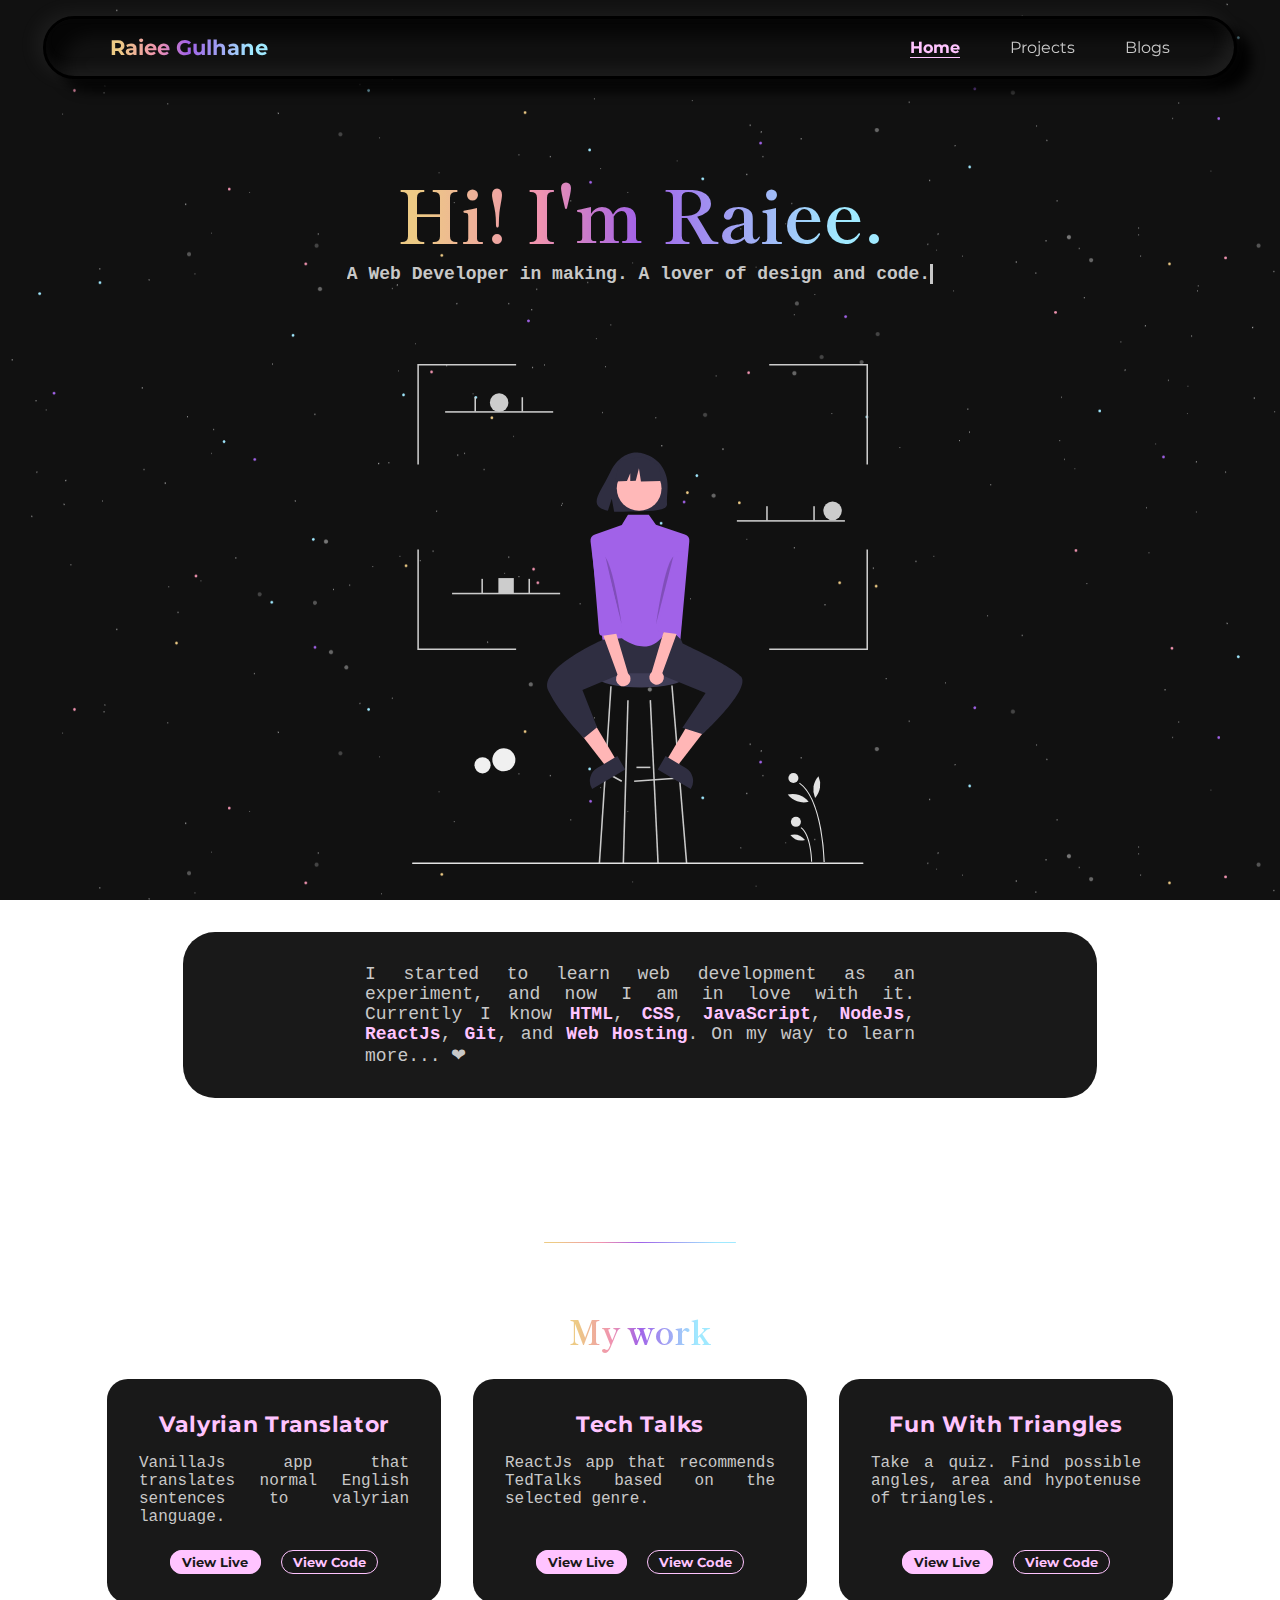
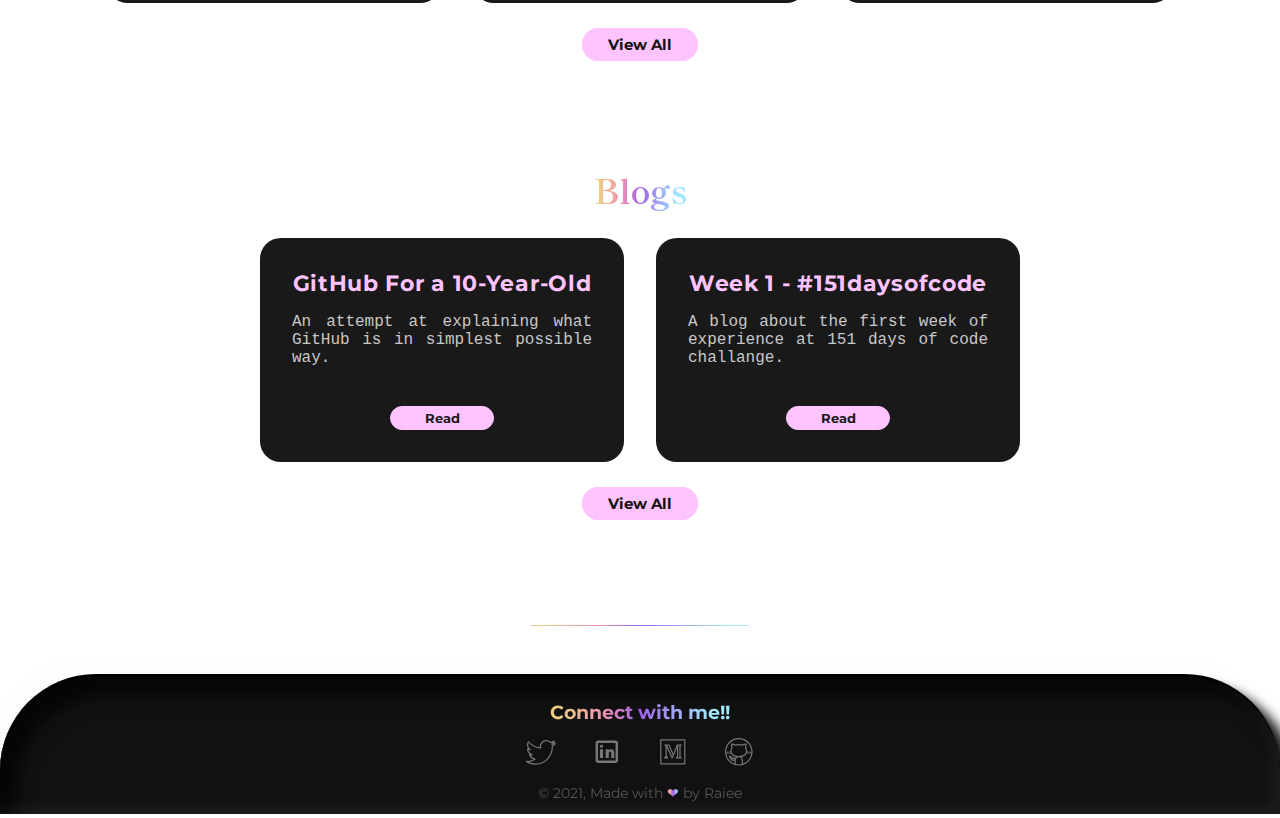
<file: index.html>
<!DOCTYPE html>
<html lang="en">
	<head>
		<meta charset="UTF-8" />
		<meta http-equiv="X-UA-Compatible" content="IE=edge" />
		<meta name="viewport" content="width=device-width, initial-scale=1.0" />

		<link rel="stylesheet" href="/css/style.css" />
		<link rel="stylesheet" href="/css/home.css" />

		<title>Raiee Gulhane</title>
	</head>
	<body>

		<!--------------- NAV BAR --------------->
		<div class="div-navigation">
			<nav class="navigation">
				<a href="/index.html" class="link">
					<div class="nav-brand">Raiee Gulhane</div>
				</a>
	
				<ul class="nav-pills list-non-bullet">
					<li class="list-item-inline nav-links">
						<a class="link link-active" href="/index.html">Home</a>
					</li>
					<li class="list-item-inline nav-links">
						<a class="link" href="/htmlPages/projects.html">Projects</a>
					</li>
					<li class="list-item-inline nav-links">
						<a class="link" href="/htmlPages/blogs.html">Blogs</a>
					</li>
				</ul>

				<div class="burger">
					<div class="line1"></div>
					<div class="line2"></div>
					<div class="line3"></div>
				</div>
			</nav>
		</div>

		<!--------------- HEADER --------------->
		<header class="header">
			<h1 class="header-title">Hi! I'm Raiee.</h1>
			<div class="header-text">
				<div class="text">
					A Web Developer in making. A lover of design and code.
				</div>
			</div>
		</header>

		<!--------------- IMAGE --------------->
		<div class="home-image">
			<img src="/images/img3.svg" alt="" />
		</div>

		<!--------------- CONTENTS --------------->
		<div class="div-content">
			<section class="contents">
				<div class="content-text">
					I started to learn web development as an experiment, and now I am in
					love with it. Currently I know <span>HTML</span>, <span>CSS</span>,
					<span>JavaScript</span>, <span>NodeJs</span>, <span>ReactJs</span>,
					<span>Git</span>, and <span>Web Hosting</span>. On my way to learn
					more... &#10084;
				</div>
			</section>
		</div>

		<!--------------- DIVIDER --------------->
		<hr class="divider-home divider" />

		<!--------------- WORK DISPLAY --------------->
		<section class="my-work">
			<h1 class="display-head">My work</h1>

			<div class="div-home-cards">
				<div class="div-home-mywork home-cards">
					<div class="card-text">
						<h2 class="card-head">Valyrian Translator</h2>
						<p>
							VanillaJs app that translates normal English sentences to valyrian
							language.
						</p>
					</div>
					<div class="card-link">
						<a href="https://valyrianspeak-raiee.netlify.app/" class="link primary-link">View Live</a>
						<a href="https://github.com/raieegulhane/Valyrian_Translator.git" class="link secondary-link">View Code</a>
					</div>
				</div>

				<div class="div-home-mywork home-cards">
					<div class="card-text">
						<h2 class="card-head">Tech Talks</h2>
						<p>
							ReactJs app that recommends TedTalks based on the selected genre.
						</p>
					</div>
					<div class="card-link">
						<a href="https://techtalks-raiee.netlify.app/" class="link primary-link">View Live</a>
						<a href="https://github.com/raieegulhane/Tech-talks_Recommendation-App.git" class="link secondary-link">View Code</a>
					</div>
				</div>

				<div class="div-home-mywork home-cards">
					<div class="card-text">
						<h2 class="card-head">Fun With Triangles</h2>
						<p>
							Take a quiz. Find possible angles, area and hypotenuse of
							triangles.
						</p>
					</div>
					<div class="card-link">
						<a href="https://funwithtriangles-raiee.netlify.app" class="link primary-link">View Live</a>
						<a href="https://github.com/raieegulhane/Fun-with-triangles.git" class="link secondary-link">View Code</a>
					</div>
				</div>
			</div>

			<a href="/htmlPages/projects.html" class="link-view-all">View All</a>
		</section>

		<section class="blogs">
			<h1 class="display-head">Blogs</h1>

			<div class="div-home-cards">
				<div class="div-home-blogs home-cards">
					<div class="card-text">
						<h2 class="card-head">GitHub For a 10-Year-Old</h2>
						<p>
							An attempt at explaining what GitHub is in simplest possible way.
						</p>
					</div>
					<a href="https://medium.com/@raieegulhane/github-for-a-10-year-old-18bbce52853f" class="link primary-link">Read</a>
				</div>

				<div class="div-home-blogs home-cards">
					<div class="card-text">
						<h2 class="card-head">Week 1 - #151daysofcode</h2>
						<p>
							A blog about the first week of experience at 151 days of code challange.  
						</p>
					</div>
					<a href="https://medium.com/@raieegulhane/week-1-151dayofcode-b02347b198f2" class="link primary-link">Read</a>
				</div>
			</div>

			<a href="/htmlPages/blogs.html" class="link-view-all">View All</a>
		</section>

		<!--------------- DIVIDER --------------->
		<hr class="divider-footer divider" />

		<!--------------- FOOTER --------------->
		<footer>
			<div class="social-media">
				<div class="footer-head">Connect with me!!</div>

                <a href="https://twitter.com/RaieeGulhane" class="link">
					<svg xmlns="http://www.w3.org/2000/svg" viewBox="0 0 50 50">
						<path
							d="M 34.21875 5.46875 C 28.238281 5.46875 23.375 10.332031 23.375 16.3125 C 23.375 16.671875 23.464844 17.023438 23.5 17.375 C 16.105469 16.667969 9.566406 13.105469 5.125 7.65625 C 4.917969 7.394531 4.597656 7.253906 4.261719 7.277344 C 3.929688 7.300781 3.632813 7.492188 3.46875 7.78125 C 2.535156 9.386719 2 11.234375 2 13.21875 C 2 15.621094 2.859375 17.820313 4.1875 19.625 C 3.929688 19.511719 3.648438 19.449219 3.40625 19.3125 C 3.097656 19.148438 2.726563 19.15625 2.425781 19.335938 C 2.125 19.515625 1.941406 19.839844 1.9375 20.1875 L 1.9375 20.3125 C 1.9375 23.996094 3.84375 27.195313 6.65625 29.15625 C 6.625 29.152344 6.59375 29.164063 6.5625 29.15625 C 6.21875 29.097656 5.871094 29.21875 5.640625 29.480469 C 5.410156 29.742188 5.335938 30.105469 5.4375 30.4375 C 6.554688 33.910156 9.40625 36.5625 12.9375 37.53125 C 10.125 39.203125 6.863281 40.1875 3.34375 40.1875 C 2.582031 40.1875 1.851563 40.148438 1.125 40.0625 C 0.65625 40 0.207031 40.273438 0.0507813 40.71875 C -0.109375 41.164063 0.0664063 41.660156 0.46875 41.90625 C 4.980469 44.800781 10.335938 46.5 16.09375 46.5 C 25.425781 46.5 32.746094 42.601563 37.65625 37.03125 C 42.566406 31.460938 45.125 24.226563 45.125 17.46875 C 45.125 17.183594 45.101563 16.90625 45.09375 16.625 C 46.925781 15.222656 48.5625 13.578125 49.84375 11.65625 C 50.097656 11.285156 50.070313 10.789063 49.777344 10.445313 C 49.488281 10.101563 49 9.996094 48.59375 10.1875 C 48.078125 10.417969 47.476563 10.441406 46.9375 10.625 C 47.648438 9.675781 48.257813 8.652344 48.625 7.5 C 48.75 7.105469 48.613281 6.671875 48.289063 6.414063 C 47.964844 6.160156 47.511719 6.128906 47.15625 6.34375 C 45.449219 7.355469 43.558594 8.066406 41.5625 8.5 C 39.625 6.6875 37.074219 5.46875 34.21875 5.46875 Z M 34.21875 7.46875 C 36.769531 7.46875 39.074219 8.558594 40.6875 10.28125 C 40.929688 10.53125 41.285156 10.636719 41.625 10.5625 C 42.929688 10.304688 44.167969 9.925781 45.375 9.4375 C 44.679688 10.375 43.820313 11.175781 42.8125 11.78125 C 42.355469 12.003906 42.140625 12.53125 42.308594 13.011719 C 42.472656 13.488281 42.972656 13.765625 43.46875 13.65625 C 44.46875 13.535156 45.359375 13.128906 46.3125 12.875 C 45.457031 13.800781 44.519531 14.636719 43.5 15.375 C 43.222656 15.578125 43.070313 15.90625 43.09375 16.25 C 43.109375 16.65625 43.125 17.058594 43.125 17.46875 C 43.125 23.71875 40.726563 30.503906 36.15625 35.6875 C 31.585938 40.871094 24.875 44.5 16.09375 44.5 C 12.105469 44.5 8.339844 43.617188 4.9375 42.0625 C 9.15625 41.738281 13.046875 40.246094 16.1875 37.78125 C 16.515625 37.519531 16.644531 37.082031 16.511719 36.683594 C 16.378906 36.285156 16.011719 36.011719 15.59375 36 C 12.296875 35.941406 9.535156 34.023438 8.0625 31.3125 C 8.117188 31.3125 8.164063 31.3125 8.21875 31.3125 C 9.207031 31.3125 10.183594 31.1875 11.09375 30.9375 C 11.53125 30.808594 11.832031 30.402344 11.816406 29.945313 C 11.800781 29.488281 11.476563 29.097656 11.03125 29 C 7.472656 28.28125 4.804688 25.382813 4.1875 21.78125 C 5.195313 22.128906 6.226563 22.402344 7.34375 22.4375 C 7.800781 22.464844 8.214844 22.179688 8.355469 21.746094 C 8.496094 21.3125 8.324219 20.835938 7.9375 20.59375 C 5.5625 19.003906 4 16.296875 4 13.21875 C 4 12.078125 4.296875 11.03125 4.6875 10.03125 C 9.6875 15.519531 16.6875 19.164063 24.59375 19.5625 C 24.90625 19.578125 25.210938 19.449219 25.414063 19.210938 C 25.617188 18.96875 25.695313 18.648438 25.625 18.34375 C 25.472656 17.695313 25.375 17.007813 25.375 16.3125 C 25.375 11.414063 29.320313 7.46875 34.21875 7.46875 Z"
						/>
					</svg>
				</a>

				<a href="https://in.linkedin.com/in/raiee-gulhane-694272185" class="link">
					<svg xmlns="http://www.w3.org/2000/svg" viewBox="0 0 24 24">
						<path
							d="M 5 3 C 3.895 3 3 3.895 3 5 L 3 19 C 3 20.105 3.895 21 5 21 L 19 21 C 20.105 21 21 20.105 21 19 L 21 5 C 21 3.895 20.105 3 19 3 L 5 3 z M 5 5 L 19 5 L 19 19 L 5 19 L 5 5 z M 7.7792969 6.3164062 C 6.9222969 6.3164062 6.4082031 6.8315781 6.4082031 7.5175781 C 6.4082031 8.2035781 6.9223594 8.7167969 7.6933594 8.7167969 C 8.5503594 8.7167969 9.0644531 8.2035781 9.0644531 7.5175781 C 9.0644531 6.8315781 8.5502969 6.3164062 7.7792969 6.3164062 z M 6.4765625 10 L 6.4765625 17 L 9 17 L 9 10 L 6.4765625 10 z M 11.082031 10 L 11.082031 17 L 13.605469 17 L 13.605469 13.173828 C 13.605469 12.034828 14.418109 11.871094 14.662109 11.871094 C 14.906109 11.871094 15.558594 12.115828 15.558594 13.173828 L 15.558594 17 L 18 17 L 18 13.173828 C 18 10.976828 17.023734 10 15.802734 10 C 14.581734 10 13.930469 10.406562 13.605469 10.976562 L 13.605469 10 L 11.082031 10 z"
						/>
					</svg>
				</a>
				
				<a href="https://medium.com/@raieegulhane" class="link">
					<svg xmlns="http://www.w3.org/2000/svg" viewBox="0 0 50 50">
						<path
							d="M 5 4 A 1.0001 1.0001 0 0 0 4 5 L 4 45 A 1.0001 1.0001 0 0 0 5 46 L 45 46 A 1.0001 1.0001 0 0 0 46 45 L 46 5 A 1.0001 1.0001 0 0 0 45 4 L 5 4 z M 6 6 L 44 6 L 44 44 L 6 44 L 6 6 z M 11 13 L 11 13.5 L 12.857422 16 C 12.949422 16.109 13 16.246672 13 16.388672 L 13 31.5 C 13 31.721 12.923203 31.935422 12.783203 32.107422 L 10 35.546875 L 10 36 L 18 36 L 18 35.546875 L 15.214844 32.087891 C 15.075844 31.916891 15 31.701422 15 31.482422 L 15 18.375 L 23.304688 36 L 24.847656 36 L 24.853516 35.980469 L 32 17.878906 L 32 32.75 C 32 32.91 31.935312 33.063734 31.820312 33.177734 L 29 35.546875 L 29 36 L 40 36 L 40 35.546875 L 38.179688 33.177734 C 38.064687 33.063734 38 32.91 38 32.75 L 38 16.125 C 38 15.965 38.064687 15.811266 38.179688 15.697266 L 40 13.5 L 40 13 L 31.775391 13 L 25.996094 27.642578 L 19.097656 13 L 11 13 z M 15.621094 15 L 17.828125 15 L 24.988281 30.195312 L 23.982422 32.744141 L 23.980469 32.744141 L 15.621094 15 z M 34 15 L 36.257812 15 C 36.090813 15.348 36 15.735 36 16.125 L 36 32.75 C 36 33.188 36.113266 33.619 36.322266 34 L 33.677734 34 C 33.886734 33.619 34 33.188 34 32.75 L 34 17.878906 L 34 15 z"
						/>
					</svg>
				</a>

				<a href="https://github.com/raieegulhane" class="link">
					<svg xmlns="http://www.w3.org/2000/svg" viewBox="0 0 50 50">
						<path
							d="M 25 2 C 12.311335 2 2 12.311335 2 25 C 2 37.688665 12.311335 48 25 48 C 37.688665 48 48 37.688665 48 25 C 48 12.311335 37.688665 2 25 2 z M 25 4 C 36.607335 4 46 13.392665 46 25 C 46 25.071371 45.994849 25.141688 45.994141 25.212891 C 45.354527 25.153853 44.615508 25.097776 43.675781 25.064453 C 42.347063 25.017336 40.672259 25.030987 38.773438 25.125 C 38.843852 24.634651 38.893205 24.137377 38.894531 23.626953 C 38.991361 21.754332 38.362521 20.002464 37.339844 18.455078 C 37.586913 17.601352 37.876747 16.515218 37.949219 15.283203 C 38.031819 13.878925 37.910599 12.321765 36.783203 11.269531 L 36.494141 11 L 36.099609 11 C 33.416539 11 31.580023 12.12321 30.457031 13.013672 C 28.835529 12.386022 27.01222 12 25 12 C 22.976367 12 21.135525 12.391416 19.447266 13.017578 C 18.324911 12.126691 16.486785 11 13.800781 11 L 13.408203 11 L 13.119141 11.267578 C 12.020956 12.287321 11.919778 13.801759 11.988281 15.199219 C 12.048691 16.431506 12.321732 17.552142 12.564453 18.447266 C 11.524489 20.02486 10.900391 21.822018 10.900391 23.599609 C 10.900391 24.111237 10.947969 24.610071 11.017578 25.101562 C 9.2118173 25.017808 7.6020996 25.001668 6.3242188 25.046875 C 5.3845143 25.080118 4.6454422 25.135713 4.0058594 25.195312 C 4.0052628 25.129972 4 25.065482 4 25 C 4 13.392665 13.392665 4 25 4 z M 14.396484 13.130859 C 16.414067 13.322043 17.931995 14.222972 18.634766 14.847656 L 19.103516 15.261719 L 19.681641 15.025391 C 21.263092 14.374205 23.026984 14 25 14 C 26.973016 14 28.737393 14.376076 30.199219 15.015625 L 30.785156 15.273438 L 31.263672 14.847656 C 31.966683 14.222758 33.487184 13.321554 35.505859 13.130859 C 35.774256 13.575841 36.007486 14.208668 35.951172 15.166016 C 35.883772 16.311737 35.577304 17.559658 35.345703 18.300781 L 35.195312 18.783203 L 35.494141 19.191406 C 36.483616 20.540691 36.988121 22.000937 36.902344 23.544922 L 36.900391 23.572266 L 36.900391 23.599609 C 36.900391 26.095064 36.00178 28.092339 34.087891 29.572266 C 32.174048 31.052199 29.152663 32 24.900391 32 C 20.648118 32 17.624827 31.052192 15.710938 29.572266 C 13.797047 28.092339 12.900391 26.095064 12.900391 23.599609 C 12.900391 22.134903 13.429308 20.523599 14.40625 19.191406 L 14.699219 18.792969 L 14.558594 18.318359 C 14.326866 17.530484 14.042825 16.254103 13.986328 15.101562 C 13.939338 14.14294 14.166221 13.537027 14.396484 13.130859 z M 8.8847656 26.021484 C 9.5914575 26.03051 10.40146 26.068656 11.212891 26.109375 C 11.290419 26.421172 11.378822 26.727898 11.486328 27.027344 C 8.178972 27.097092 5.7047309 27.429674 4.1796875 27.714844 C 4.1152068 27.214494 4.0638483 26.710021 4.0351562 26.199219 C 5.1622058 26.092262 6.7509972 25.994233 8.8847656 26.021484 z M 41.115234 26.037109 C 43.247527 26.010033 44.835728 26.108156 45.962891 26.214844 C 45.934234 26.718328 45.883749 27.215664 45.820312 27.708984 C 44.24077 27.41921 41.699674 27.086688 38.306641 27.033203 C 38.411945 26.739677 38.499627 26.438219 38.576172 26.132812 C 39.471291 26.084833 40.344564 26.046896 41.115234 26.037109 z M 11.912109 28.019531 C 12.508849 29.215327 13.361516 30.283019 14.488281 31.154297 C 16.028825 32.345531 18.031623 33.177838 20.476562 33.623047 C 20.156699 33.951698 19.86578 34.312595 19.607422 34.693359 L 19.546875 34.640625 C 19.552375 34.634325 19.04975 34.885878 18.298828 34.953125 C 17.547906 35.020374 16.621615 35 15.800781 35 C 14.575781 35 14.03621 34.42121 13.173828 33.367188 C 12.696283 32.72356 12.114101 32.202331 11.548828 31.806641 C 10.970021 31.401475 10.476259 31.115509 9.8652344 31.013672 L 9.7832031 31 L 9.6992188 31 C 9.2325521 31 8.7809835 31.03379 8.359375 31.515625 C 8.1485707 31.756544 8.003277 32.202561 8.0976562 32.580078 C 8.1920352 32.957595 8.4308563 33.189581 8.6445312 33.332031 C 10.011254 34.24318 10.252795 36.046511 11.109375 37.650391 C 11.909298 39.244315 13.635662 40 15.400391 40 L 18 40 L 18 44.802734 C 10.967811 42.320535 5.6646795 36.204613 4.3320312 28.703125 C 5.8629338 28.414776 8.4265387 28.068108 11.912109 28.019531 z M 37.882812 28.027344 C 41.445538 28.05784 44.08105 28.404061 45.669922 28.697266 C 44.339047 36.201504 39.034072 42.31987 32 44.802734 L 32 39.599609 C 32 38.015041 31.479642 36.267712 30.574219 34.810547 C 30.299322 34.368135 29.975945 33.949736 29.615234 33.574219 C 31.930453 33.11684 33.832364 32.298821 35.3125 31.154297 C 36.436824 30.284907 37.287588 29.220424 37.882812 28.027344 z M 23.699219 34.099609 L 26.5 34.099609 C 27.312821 34.099609 28.180423 34.7474 28.875 35.865234 C 29.569577 36.983069 30 38.484177 30 39.599609 L 30 45.398438 C 28.397408 45.789234 26.72379 46 25 46 C 23.27621 46 21.602592 45.789234 20 45.398438 L 20 39.599609 C 20 38.508869 20.467828 37.011307 21.208984 35.888672 C 21.950141 34.766037 22.886398 34.099609 23.699219 34.099609 z M 12.308594 35.28125 C 13.174368 36.179258 14.222525 37 15.800781 37 C 16.579948 37 17.552484 37.028073 18.476562 36.945312 C 18.479848 36.945018 18.483042 36.943654 18.486328 36.943359 C 18.36458 37.293361 18.273744 37.645529 18.197266 38 L 15.400391 38 C 14.167057 38 13.29577 37.55443 12.894531 36.751953 L 12.886719 36.738281 L 12.880859 36.726562 C 12.716457 36.421191 12.500645 35.81059 12.308594 35.28125 z"
						/>
					</svg>
				</a>
			</div>
			<div class="footer-text">
                &#169 2021, Made with <span class="heart">&#10084</span> by Raiee
			</div>
		</footer>


		<script src="/app.js"></script>
	</body>
</html>
</file>
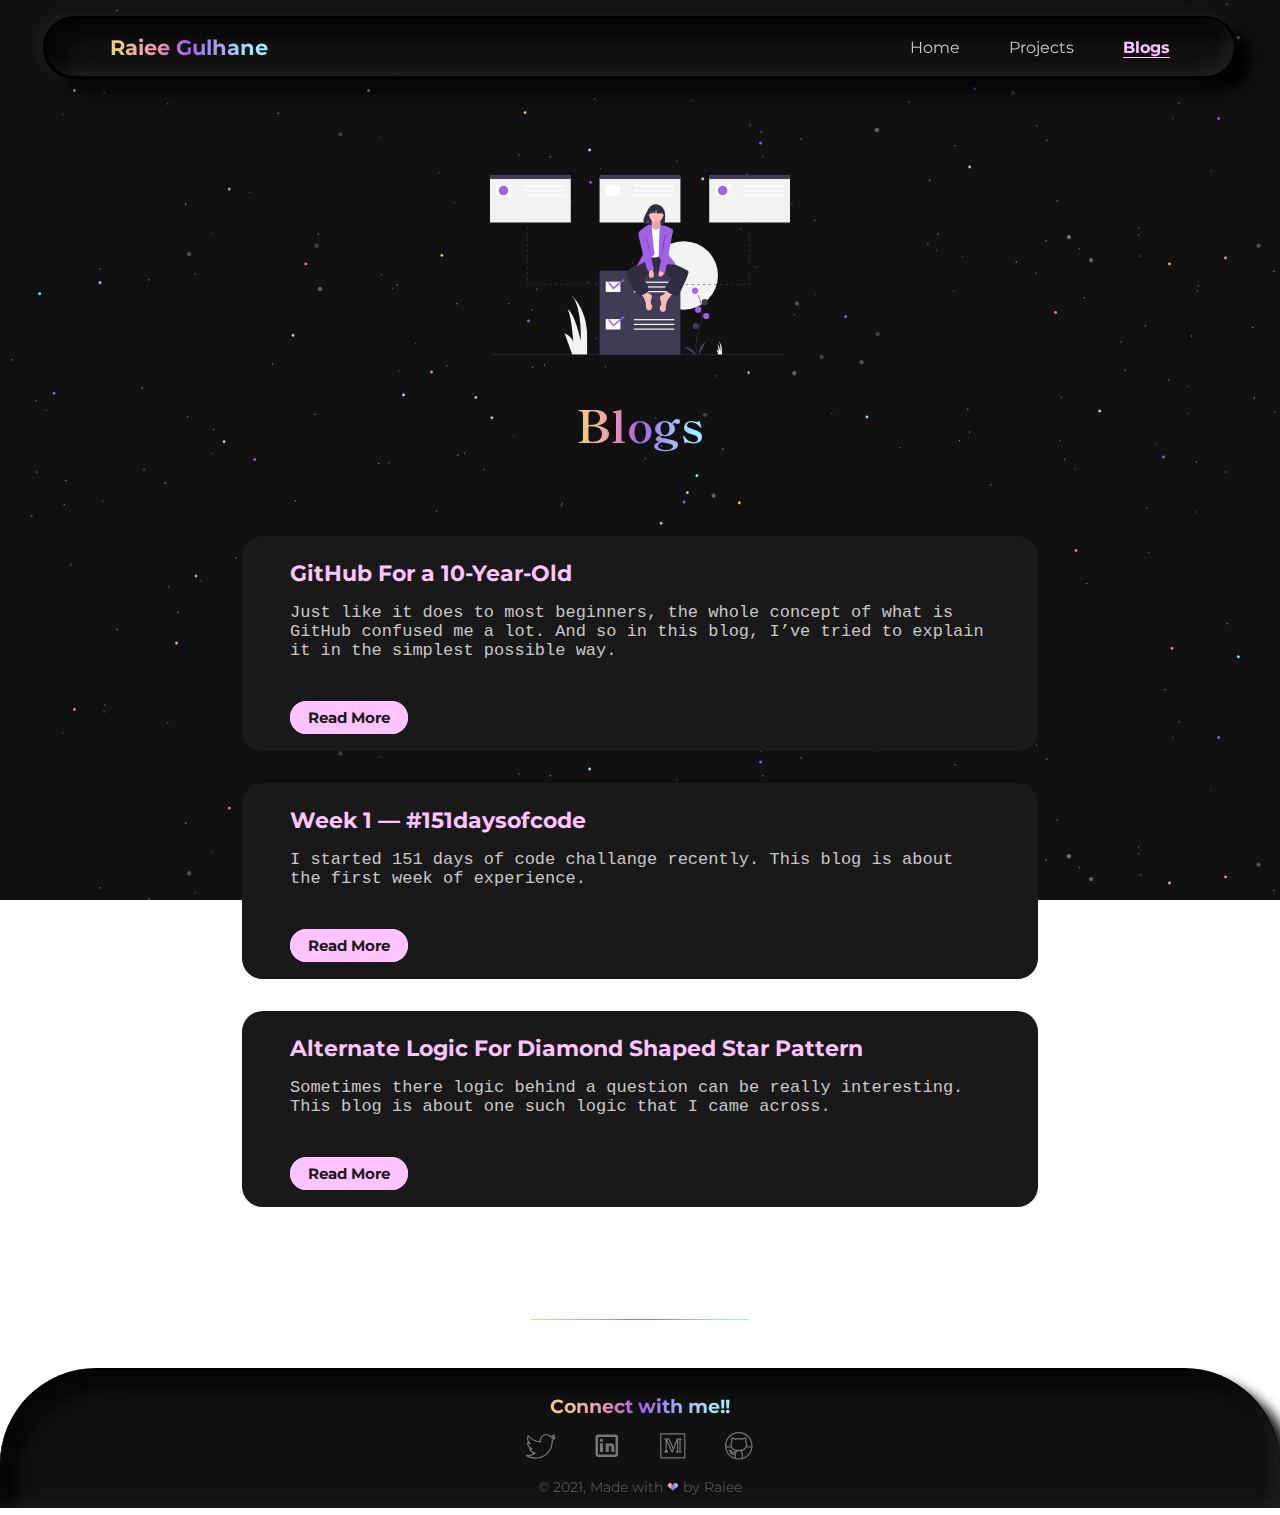
<file: htmlPages/blogs.html>
<!DOCTYPE html>
<html lang="en">
	<head>
		<meta charset="UTF-8" />
		<meta http-equiv="X-UA-Compatible" content="IE=edge" />
		<meta name="viewport" content="width=device-width, initial-scale=1.0" />

		<link rel="stylesheet" href="/css/style.css" />
        <link rel="stylesheet" href="/css/pages.css">

		<title>Raiee Gulhane</title>
	</head>
	<body>
		
		<!--------------- NAV BAR --------------->
		<div class="div-navigation">
			<nav class="navigation">
				<a href="/index.html" class="link">
					<div class="nav-brand">Raiee Gulhane</div>
				</a>
	
				<ul class="nav-pills list-non-bullet">
					<li class="list-item-inline nav-links">
						<a class="link" href="/index.html">Home</a>
					</li>
					<li class="list-item-inline nav-links">
						<a class="link" href="/htmlPages/projects.html">Projects</a>
					</li>
					<li class="list-item-inline nav-links">
						<a class="link link-active" href="/htmlPages/blogs.html">Blogs</a>
					</li>
				</ul>

				<div class="burger">
					<div class="line1"></div>
					<div class="line2"></div>
					<div class="line3"></div>
				</div>
			</nav>
		</div>


        <!--------------- HEADER --------------->
		<header class="header2">
            <img src="/images/img4.svg" alt="">
            <h1>Blogs</h1>
        </header>

		
        <!--------------- CARDS --------------->
        <div class="div-page-cards">
            <div class="page-cards">
                <h2>GitHub For a 10-Year-Old</h2>
                
                <p>
                    Just like it does to most beginners, the whole concept of what is GitHub confused me a lot. And so in this blog, I’ve tried to explain it in the simplest possible way.  
                </p>
                
                <a href="https://medium.com/@raieegulhane/github-for-a-10-year-old-18bbce52853f" class="link page-card-link primary-link">Read More</a>
            </div>

            <div class="page-cards">
                <h2>Week 1 — #151daysofcode</h2>
                
                <p>
                    I started 151 days of code challange recently. This blog is about the first week of experience.  
                </p>
                
                <a href="https://medium.com/@raieegulhane/week-1-151dayofcode-b02347b198f2" class="link page-card-link primary-link">Read More</a>
            </div>

			<div class="page-cards">
                <h2>Alternate Logic For Diamond Shaped Star Pattern</h2>
                
                <p>
                    Sometimes there logic behind a question can be really interesting. This blog is about one such logic that I came across.  
                </p>
                
                <a href="https://medium.com/@raieegulhane/diamond-star-pattern-in-c-7f4149b5cd25" class="link page-card-link primary-link">Read More</a>
            </div>
        </div>
		<!--------------- DIVIDER --------------->
		<hr class="divider-footer divider" />


		<!--------------- FOOTER --------------->
		<footer>
			<div class="social-media">
				<div class="footer-head">Connect with me!!</div>

                <a href="https://twitter.com/RaieeGulhane" class="link">
					<svg xmlns="http://www.w3.org/2000/svg" viewBox="0 0 50 50">
						<path
							d="M 34.21875 5.46875 C 28.238281 5.46875 23.375 10.332031 23.375 16.3125 C 23.375 16.671875 23.464844 17.023438 23.5 17.375 C 16.105469 16.667969 9.566406 13.105469 5.125 7.65625 C 4.917969 7.394531 4.597656 7.253906 4.261719 7.277344 C 3.929688 7.300781 3.632813 7.492188 3.46875 7.78125 C 2.535156 9.386719 2 11.234375 2 13.21875 C 2 15.621094 2.859375 17.820313 4.1875 19.625 C 3.929688 19.511719 3.648438 19.449219 3.40625 19.3125 C 3.097656 19.148438 2.726563 19.15625 2.425781 19.335938 C 2.125 19.515625 1.941406 19.839844 1.9375 20.1875 L 1.9375 20.3125 C 1.9375 23.996094 3.84375 27.195313 6.65625 29.15625 C 6.625 29.152344 6.59375 29.164063 6.5625 29.15625 C 6.21875 29.097656 5.871094 29.21875 5.640625 29.480469 C 5.410156 29.742188 5.335938 30.105469 5.4375 30.4375 C 6.554688 33.910156 9.40625 36.5625 12.9375 37.53125 C 10.125 39.203125 6.863281 40.1875 3.34375 40.1875 C 2.582031 40.1875 1.851563 40.148438 1.125 40.0625 C 0.65625 40 0.207031 40.273438 0.0507813 40.71875 C -0.109375 41.164063 0.0664063 41.660156 0.46875 41.90625 C 4.980469 44.800781 10.335938 46.5 16.09375 46.5 C 25.425781 46.5 32.746094 42.601563 37.65625 37.03125 C 42.566406 31.460938 45.125 24.226563 45.125 17.46875 C 45.125 17.183594 45.101563 16.90625 45.09375 16.625 C 46.925781 15.222656 48.5625 13.578125 49.84375 11.65625 C 50.097656 11.285156 50.070313 10.789063 49.777344 10.445313 C 49.488281 10.101563 49 9.996094 48.59375 10.1875 C 48.078125 10.417969 47.476563 10.441406 46.9375 10.625 C 47.648438 9.675781 48.257813 8.652344 48.625 7.5 C 48.75 7.105469 48.613281 6.671875 48.289063 6.414063 C 47.964844 6.160156 47.511719 6.128906 47.15625 6.34375 C 45.449219 7.355469 43.558594 8.066406 41.5625 8.5 C 39.625 6.6875 37.074219 5.46875 34.21875 5.46875 Z M 34.21875 7.46875 C 36.769531 7.46875 39.074219 8.558594 40.6875 10.28125 C 40.929688 10.53125 41.285156 10.636719 41.625 10.5625 C 42.929688 10.304688 44.167969 9.925781 45.375 9.4375 C 44.679688 10.375 43.820313 11.175781 42.8125 11.78125 C 42.355469 12.003906 42.140625 12.53125 42.308594 13.011719 C 42.472656 13.488281 42.972656 13.765625 43.46875 13.65625 C 44.46875 13.535156 45.359375 13.128906 46.3125 12.875 C 45.457031 13.800781 44.519531 14.636719 43.5 15.375 C 43.222656 15.578125 43.070313 15.90625 43.09375 16.25 C 43.109375 16.65625 43.125 17.058594 43.125 17.46875 C 43.125 23.71875 40.726563 30.503906 36.15625 35.6875 C 31.585938 40.871094 24.875 44.5 16.09375 44.5 C 12.105469 44.5 8.339844 43.617188 4.9375 42.0625 C 9.15625 41.738281 13.046875 40.246094 16.1875 37.78125 C 16.515625 37.519531 16.644531 37.082031 16.511719 36.683594 C 16.378906 36.285156 16.011719 36.011719 15.59375 36 C 12.296875 35.941406 9.535156 34.023438 8.0625 31.3125 C 8.117188 31.3125 8.164063 31.3125 8.21875 31.3125 C 9.207031 31.3125 10.183594 31.1875 11.09375 30.9375 C 11.53125 30.808594 11.832031 30.402344 11.816406 29.945313 C 11.800781 29.488281 11.476563 29.097656 11.03125 29 C 7.472656 28.28125 4.804688 25.382813 4.1875 21.78125 C 5.195313 22.128906 6.226563 22.402344 7.34375 22.4375 C 7.800781 22.464844 8.214844 22.179688 8.355469 21.746094 C 8.496094 21.3125 8.324219 20.835938 7.9375 20.59375 C 5.5625 19.003906 4 16.296875 4 13.21875 C 4 12.078125 4.296875 11.03125 4.6875 10.03125 C 9.6875 15.519531 16.6875 19.164063 24.59375 19.5625 C 24.90625 19.578125 25.210938 19.449219 25.414063 19.210938 C 25.617188 18.96875 25.695313 18.648438 25.625 18.34375 C 25.472656 17.695313 25.375 17.007813 25.375 16.3125 C 25.375 11.414063 29.320313 7.46875 34.21875 7.46875 Z"
						/>
					</svg>
				</a>

				<a href="https://in.linkedin.com/in/raiee-gulhane-694272185" class="link">
					<svg xmlns="http://www.w3.org/2000/svg" viewBox="0 0 24 24">
						<path
							d="M 5 3 C 3.895 3 3 3.895 3 5 L 3 19 C 3 20.105 3.895 21 5 21 L 19 21 C 20.105 21 21 20.105 21 19 L 21 5 C 21 3.895 20.105 3 19 3 L 5 3 z M 5 5 L 19 5 L 19 19 L 5 19 L 5 5 z M 7.7792969 6.3164062 C 6.9222969 6.3164062 6.4082031 6.8315781 6.4082031 7.5175781 C 6.4082031 8.2035781 6.9223594 8.7167969 7.6933594 8.7167969 C 8.5503594 8.7167969 9.0644531 8.2035781 9.0644531 7.5175781 C 9.0644531 6.8315781 8.5502969 6.3164062 7.7792969 6.3164062 z M 6.4765625 10 L 6.4765625 17 L 9 17 L 9 10 L 6.4765625 10 z M 11.082031 10 L 11.082031 17 L 13.605469 17 L 13.605469 13.173828 C 13.605469 12.034828 14.418109 11.871094 14.662109 11.871094 C 14.906109 11.871094 15.558594 12.115828 15.558594 13.173828 L 15.558594 17 L 18 17 L 18 13.173828 C 18 10.976828 17.023734 10 15.802734 10 C 14.581734 10 13.930469 10.406562 13.605469 10.976562 L 13.605469 10 L 11.082031 10 z"
						/>
					</svg>
				</a>
				
				<a href="https://medium.com/@raieegulhane" class="link">
					<svg xmlns="http://www.w3.org/2000/svg" viewBox="0 0 50 50">
						<path
							d="M 5 4 A 1.0001 1.0001 0 0 0 4 5 L 4 45 A 1.0001 1.0001 0 0 0 5 46 L 45 46 A 1.0001 1.0001 0 0 0 46 45 L 46 5 A 1.0001 1.0001 0 0 0 45 4 L 5 4 z M 6 6 L 44 6 L 44 44 L 6 44 L 6 6 z M 11 13 L 11 13.5 L 12.857422 16 C 12.949422 16.109 13 16.246672 13 16.388672 L 13 31.5 C 13 31.721 12.923203 31.935422 12.783203 32.107422 L 10 35.546875 L 10 36 L 18 36 L 18 35.546875 L 15.214844 32.087891 C 15.075844 31.916891 15 31.701422 15 31.482422 L 15 18.375 L 23.304688 36 L 24.847656 36 L 24.853516 35.980469 L 32 17.878906 L 32 32.75 C 32 32.91 31.935312 33.063734 31.820312 33.177734 L 29 35.546875 L 29 36 L 40 36 L 40 35.546875 L 38.179688 33.177734 C 38.064687 33.063734 38 32.91 38 32.75 L 38 16.125 C 38 15.965 38.064687 15.811266 38.179688 15.697266 L 40 13.5 L 40 13 L 31.775391 13 L 25.996094 27.642578 L 19.097656 13 L 11 13 z M 15.621094 15 L 17.828125 15 L 24.988281 30.195312 L 23.982422 32.744141 L 23.980469 32.744141 L 15.621094 15 z M 34 15 L 36.257812 15 C 36.090813 15.348 36 15.735 36 16.125 L 36 32.75 C 36 33.188 36.113266 33.619 36.322266 34 L 33.677734 34 C 33.886734 33.619 34 33.188 34 32.75 L 34 17.878906 L 34 15 z"
						/>
					</svg>
				</a>

				<a href="https://github.com/raieegulhane" class="link">
					<svg xmlns="http://www.w3.org/2000/svg" viewBox="0 0 50 50">
						<path
							d="M 25 2 C 12.311335 2 2 12.311335 2 25 C 2 37.688665 12.311335 48 25 48 C 37.688665 48 48 37.688665 48 25 C 48 12.311335 37.688665 2 25 2 z M 25 4 C 36.607335 4 46 13.392665 46 25 C 46 25.071371 45.994849 25.141688 45.994141 25.212891 C 45.354527 25.153853 44.615508 25.097776 43.675781 25.064453 C 42.347063 25.017336 40.672259 25.030987 38.773438 25.125 C 38.843852 24.634651 38.893205 24.137377 38.894531 23.626953 C 38.991361 21.754332 38.362521 20.002464 37.339844 18.455078 C 37.586913 17.601352 37.876747 16.515218 37.949219 15.283203 C 38.031819 13.878925 37.910599 12.321765 36.783203 11.269531 L 36.494141 11 L 36.099609 11 C 33.416539 11 31.580023 12.12321 30.457031 13.013672 C 28.835529 12.386022 27.01222 12 25 12 C 22.976367 12 21.135525 12.391416 19.447266 13.017578 C 18.324911 12.126691 16.486785 11 13.800781 11 L 13.408203 11 L 13.119141 11.267578 C 12.020956 12.287321 11.919778 13.801759 11.988281 15.199219 C 12.048691 16.431506 12.321732 17.552142 12.564453 18.447266 C 11.524489 20.02486 10.900391 21.822018 10.900391 23.599609 C 10.900391 24.111237 10.947969 24.610071 11.017578 25.101562 C 9.2118173 25.017808 7.6020996 25.001668 6.3242188 25.046875 C 5.3845143 25.080118 4.6454422 25.135713 4.0058594 25.195312 C 4.0052628 25.129972 4 25.065482 4 25 C 4 13.392665 13.392665 4 25 4 z M 14.396484 13.130859 C 16.414067 13.322043 17.931995 14.222972 18.634766 14.847656 L 19.103516 15.261719 L 19.681641 15.025391 C 21.263092 14.374205 23.026984 14 25 14 C 26.973016 14 28.737393 14.376076 30.199219 15.015625 L 30.785156 15.273438 L 31.263672 14.847656 C 31.966683 14.222758 33.487184 13.321554 35.505859 13.130859 C 35.774256 13.575841 36.007486 14.208668 35.951172 15.166016 C 35.883772 16.311737 35.577304 17.559658 35.345703 18.300781 L 35.195312 18.783203 L 35.494141 19.191406 C 36.483616 20.540691 36.988121 22.000937 36.902344 23.544922 L 36.900391 23.572266 L 36.900391 23.599609 C 36.900391 26.095064 36.00178 28.092339 34.087891 29.572266 C 32.174048 31.052199 29.152663 32 24.900391 32 C 20.648118 32 17.624827 31.052192 15.710938 29.572266 C 13.797047 28.092339 12.900391 26.095064 12.900391 23.599609 C 12.900391 22.134903 13.429308 20.523599 14.40625 19.191406 L 14.699219 18.792969 L 14.558594 18.318359 C 14.326866 17.530484 14.042825 16.254103 13.986328 15.101562 C 13.939338 14.14294 14.166221 13.537027 14.396484 13.130859 z M 8.8847656 26.021484 C 9.5914575 26.03051 10.40146 26.068656 11.212891 26.109375 C 11.290419 26.421172 11.378822 26.727898 11.486328 27.027344 C 8.178972 27.097092 5.7047309 27.429674 4.1796875 27.714844 C 4.1152068 27.214494 4.0638483 26.710021 4.0351562 26.199219 C 5.1622058 26.092262 6.7509972 25.994233 8.8847656 26.021484 z M 41.115234 26.037109 C 43.247527 26.010033 44.835728 26.108156 45.962891 26.214844 C 45.934234 26.718328 45.883749 27.215664 45.820312 27.708984 C 44.24077 27.41921 41.699674 27.086688 38.306641 27.033203 C 38.411945 26.739677 38.499627 26.438219 38.576172 26.132812 C 39.471291 26.084833 40.344564 26.046896 41.115234 26.037109 z M 11.912109 28.019531 C 12.508849 29.215327 13.361516 30.283019 14.488281 31.154297 C 16.028825 32.345531 18.031623 33.177838 20.476562 33.623047 C 20.156699 33.951698 19.86578 34.312595 19.607422 34.693359 L 19.546875 34.640625 C 19.552375 34.634325 19.04975 34.885878 18.298828 34.953125 C 17.547906 35.020374 16.621615 35 15.800781 35 C 14.575781 35 14.03621 34.42121 13.173828 33.367188 C 12.696283 32.72356 12.114101 32.202331 11.548828 31.806641 C 10.970021 31.401475 10.476259 31.115509 9.8652344 31.013672 L 9.7832031 31 L 9.6992188 31 C 9.2325521 31 8.7809835 31.03379 8.359375 31.515625 C 8.1485707 31.756544 8.003277 32.202561 8.0976562 32.580078 C 8.1920352 32.957595 8.4308563 33.189581 8.6445312 33.332031 C 10.011254 34.24318 10.252795 36.046511 11.109375 37.650391 C 11.909298 39.244315 13.635662 40 15.400391 40 L 18 40 L 18 44.802734 C 10.967811 42.320535 5.6646795 36.204613 4.3320312 28.703125 C 5.8629338 28.414776 8.4265387 28.068108 11.912109 28.019531 z M 37.882812 28.027344 C 41.445538 28.05784 44.08105 28.404061 45.669922 28.697266 C 44.339047 36.201504 39.034072 42.31987 32 44.802734 L 32 39.599609 C 32 38.015041 31.479642 36.267712 30.574219 34.810547 C 30.299322 34.368135 29.975945 33.949736 29.615234 33.574219 C 31.930453 33.11684 33.832364 32.298821 35.3125 31.154297 C 36.436824 30.284907 37.287588 29.220424 37.882812 28.027344 z M 23.699219 34.099609 L 26.5 34.099609 C 27.312821 34.099609 28.180423 34.7474 28.875 35.865234 C 29.569577 36.983069 30 38.484177 30 39.599609 L 30 45.398438 C 28.397408 45.789234 26.72379 46 25 46 C 23.27621 46 21.602592 45.789234 20 45.398438 L 20 39.599609 C 20 38.508869 20.467828 37.011307 21.208984 35.888672 C 21.950141 34.766037 22.886398 34.099609 23.699219 34.099609 z M 12.308594 35.28125 C 13.174368 36.179258 14.222525 37 15.800781 37 C 16.579948 37 17.552484 37.028073 18.476562 36.945312 C 18.479848 36.945018 18.483042 36.943654 18.486328 36.943359 C 18.36458 37.293361 18.273744 37.645529 18.197266 38 L 15.400391 38 C 14.167057 38 13.29577 37.55443 12.894531 36.751953 L 12.886719 36.738281 L 12.880859 36.726562 C 12.716457 36.421191 12.500645 35.81059 12.308594 35.28125 z"
						/>
					</svg>
				</a>
			</div>
			<div class="footer-text">
                &#169 2021, Made with <span class="heart">&#10084</span> by Raiee
			</div>
		</footer>


		<script src="/app.js"></script>

	</body>
</html>
</file>
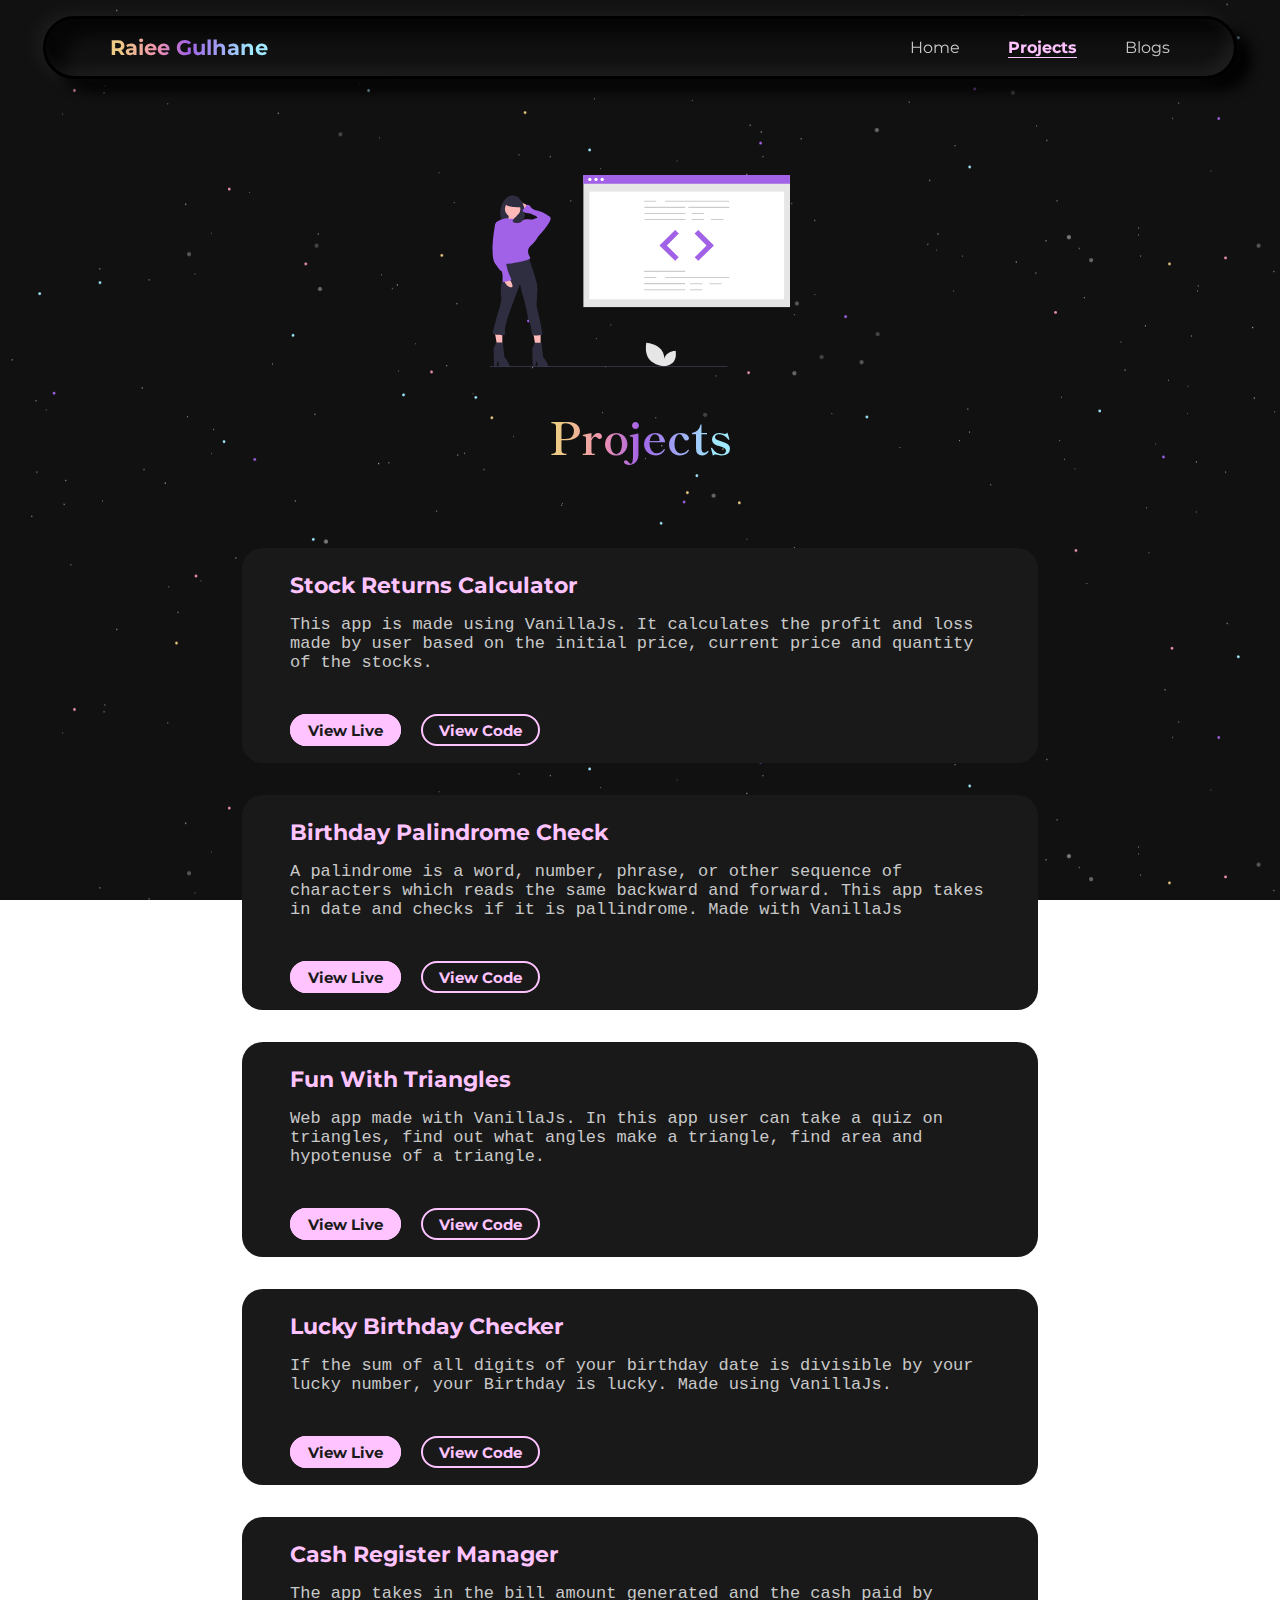
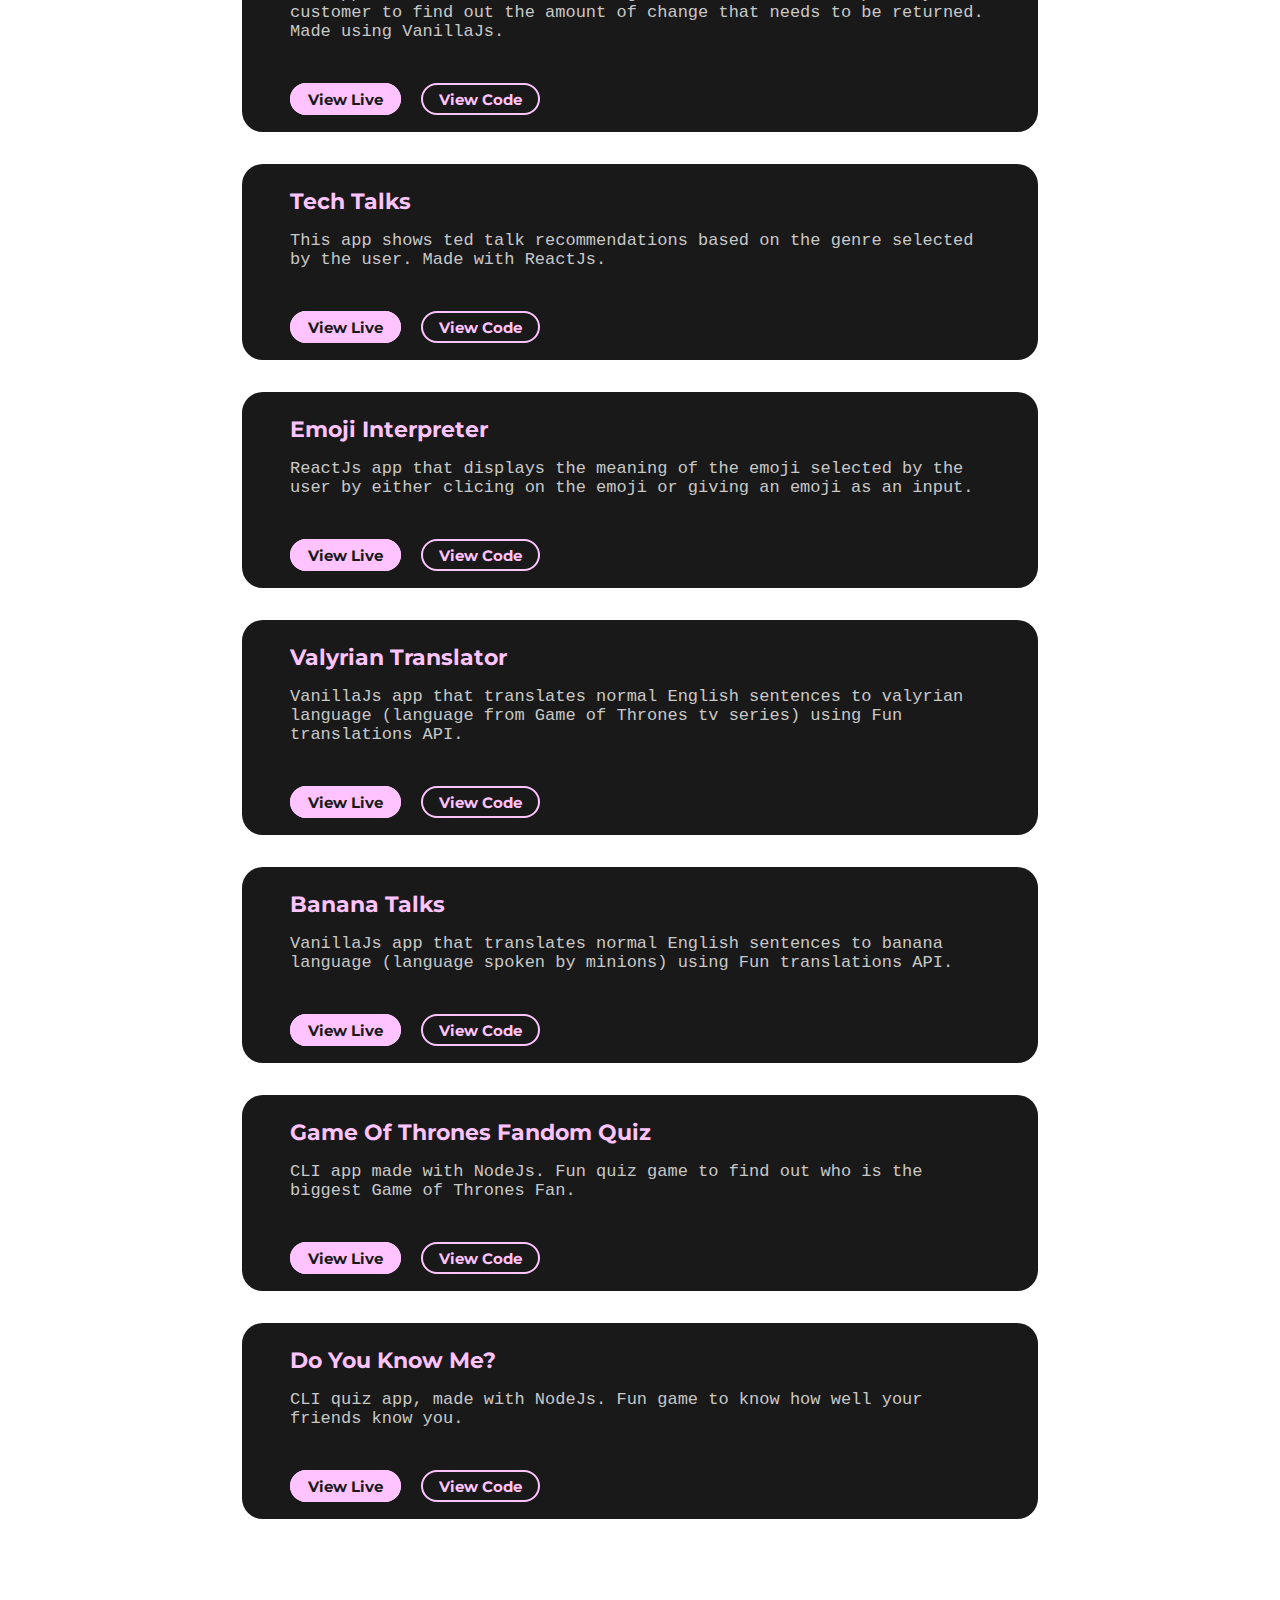
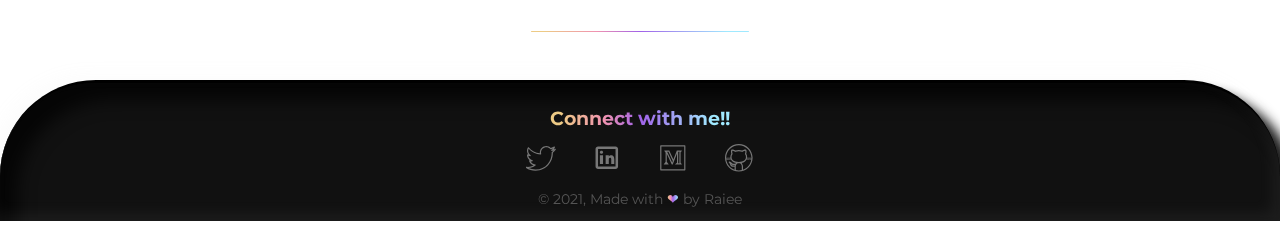
<file: htmlPages/projects.html>
<!DOCTYPE html>
<html lang="en">
	<head>
		<meta charset="UTF-8" />
		<meta http-equiv="X-UA-Compatible" content="IE=edge"/>
		<meta name="viewport" content="width=device-width, initial-scale=1.0" />

		<link rel="stylesheet" href="/css/style.css"/>
        <link rel="stylesheet" href="/css/pages.css">

		<title>Raiee Gulhane</title>
	</head>
	<body>
        
		<!--------------- NAV BAR --------------->
		<div class="div-navigation">
			<nav class="navigation">
				<a href="/index.html" class="link">
					<div class="nav-brand">Raiee Gulhane</div>
				</a>
	
				<ul class="nav-pills list-non-bullet">
					<li class="list-item-inline nav-links">
						<a class="link" href="/index.html">Home</a>
					</li>
					<li class="list-item-inline nav-links">
						<a class="link link-active" href="/htmlPages/projects.html">Projects</a>
					</li>
					<li class="list-item-inline nav-links">
						<a class="link" href="/htmlPages/blogs.html">Blogs</a>
					</li>
				</ul>

				<div class="burger">
					<div class="line1"></div>
					<div class="line2"></div>
					<div class="line3"></div>
				</div>
			</nav>
		</div>


		<!--------------- HEADER --------------->
		<header class="header2">
            <img src="/images/img2.svg" alt="">
            <h1>Projects</h1>
        </header>


		<!--------------- CARDS --------------->
        <div class="div-page-cards">
            <div class="page-cards">
                <h2>Stock Returns Calculator</h2>
                
                <p>
                    This app is made using VanillaJs. It calculates the profit and loss made by user based on the initial price, current price and quantity of the stocks.   
                </p>
                
                <div class="div-page-card-links">
                    <a href="https://stockreturnscalculator-raiee.netlify.app/" class="link page-card-link primary-link">View Live</a>
                    <a href="https://github.com/raieegulhane/Stock_Returns_Calculator.git" class="link page-card-link secondary-link">View Code</a> 
                </div>
            </div>

            <div class="page-cards">
                <h2>Birthday Palindrome Check</h2>
                
                <p>
                    A palindrome is a word, number, phrase, or other sequence of characters which reads the same backward and forward. This app takes in date and checks if it is pallindrome. Made with VanillaJs
                </p>
                
                <div class="div-page-card-links">
                    <a href="https://palindromebirthday-raiee.netlify.app/" class="link page-card-link primary-link">View Live</a>
                    <a href="https://github.com/raieegulhane/Birthday_Palindrome.git" class="link page-card-link secondary-link">View Code</a> 
                </div>
            </div>

            <div class="page-cards">
                <h2>Fun With Triangles</h2>
                
                <p>
                    Web app made with VanillaJs. In this app user can take a quiz on triangles, find out what angles make a triangle, find area and hypotenuse of a triangle.  
                </p>
                
                <div class="div-page-card-links">
                    <a href="https://funwithtriangles-raiee.netlify.app" class="link page-card-link primary-link">View Live</a>
                    <a href="https://github.com/raieegulhane/Fun-with-triangles.git" class="link page-card-link secondary-link">View Code</a> 
                </div>
            </div>

            <div class="page-cards">
                <h2>Lucky Birthday Checker</h2>
                
                <p>
                    If the sum of all digits of your birthday date is divisible by your lucky number, your Birthday is lucky. Made using VanillaJs. 
                </p>
                
                <div class="div-page-card-links">
                    <a href="https://luckybirthday-raiee.netlify.app/" class="link page-card-link primary-link">View Live</a>
                    <a href="https://github.com/raieegulhane/Lucky-Birthday.git" class="link page-card-link secondary-link">View Code</a> 
                </div>
            </div>

            <div class="page-cards">
                <h2>Cash Register Manager</h2>
                
                <p>
                    The app takes in the bill amount generated and the cash paid by customer to find out the amount of change that needs to be returned. Made using VanillaJs.
                </p>
                
                <div class="div-page-card-links">
                    <a href="https://cashregister-raiee.netlify.app/" class="link page-card-link primary-link">View Live</a>
                    <a href="https://github.com/raieegulhane/Cash_Register.git" class="link page-card-link secondary-link">View Code</a> 
                </div>
            </div>

            <div class="page-cards">
                <h2>Tech Talks</h2>
                
                <p>
                    This app shows ted talk recommendations based on the genre selected by the user. Made with ReactJs.
                </p>
                
                <div class="div-page-card-links">
                    <a href="https://techtalks-raiee.netlify.app/" class="link page-card-link primary-link">View Live</a>
                    <a href="https://github.com/raieegulhane/Tech-talks_Recommendation-App.git" class="link page-card-link secondary-link">View Code</a> 
                </div>
            </div>

            <div class="page-cards">
                <h2>Emoji Interpreter</h2>
                
                <p>
                    ReactJs app that displays the meaning of the emoji selected by the user by either clicing on the emoji or giving an emoji as an input.
                </p>
                
                <div class="div-page-card-links">
                    <a href="https://emojiinterpreter-raiee.netlify.app/" class="link page-card-link primary-link">View Live</a>
                    <a href="https://github.com/raieegulhane/Emoji-Interpreter.git" class="link page-card-link secondary-link">View Code</a> 
                </div>
            </div>

            <div class="page-cards">
                <h2>Valyrian Translator</h2>
                
                <p>
                    VanillaJs app that translates normal English sentences to valyrian language (language from Game of Thrones tv series) using Fun translations API.
                </p>
                
                <div class="div-page-card-links">
                    <a href="https://valyrianspeak-raiee.netlify.app/" class="link page-card-link primary-link">View Live</a>
                    <a href="https://github.com/raieegulhane/Valyrian_Translator.git" class="link page-card-link secondary-link">View Code</a> 
                </div>
            </div>

            <div class="page-cards">
                <h2>Banana Talks</h2>
                
                <p>
                    VanillaJs app that translates normal English sentences to banana language (language spoken by minions) using Fun translations API.
                </p>
                
                <div class="div-page-card-links">
                    <a href="https://bananatalks-raiee.netlify.app/" class="link page-card-link primary-link">View Live</a>
                    <a href="https://github.com/raieegulhane/Banana-talks-translator.git" class="link page-card-link secondary-link">View Code</a> 
                </div>
            </div>

            <div class="page-cards">
                <h2>Game Of Thrones Fandom Quiz</h2>
                
                <p>
                    CLI app made with NodeJs. Fun quiz game to find out who is the biggest Game of Thrones Fan.
                </p>
                
                <div class="div-page-card-links">
                    <a href="https://replit.com/@RaieeGulhane/GOTFandomQuiz#index.js" class="link page-card-link primary-link">View Live</a>
                    <a href="https://github.com/raieegulhane/GOT_Fandom_Quiz.git" class="link page-card-link secondary-link">View Code</a> 
                </div>
            </div>

            <div class="page-cards">
                <h2>Do You Know Me?</h2>
                
                <p>
                    CLI quiz app, made with NodeJs. Fun game to know how well your friends know you.
                </p>
                
                <div class="div-page-card-links">
                    <a href="https://replit.com/@RaieeGulhane/doyouknowme" class="link page-card-link primary-link">View Live</a>
                    <a href="https://github.com/raieegulhane/CLI_quiz_DoYouKnowMe.git" class="link page-card-link secondary-link">View Code</a> 
                </div>
            </div>
        </div>
       

		<!--------------- DIVIDER --------------->
		<hr class="divider-footer divider" />

        
		<!--------------- FOOTER --------------->
		<footer>
			<div class="social-media">
				<div class="footer-head">Connect with me!!</div>

                <a href="https://twitter.com/RaieeGulhane" class="link">
					<svg xmlns="http://www.w3.org/2000/svg" viewBox="0 0 50 50">
						<path
							d="M 34.21875 5.46875 C 28.238281 5.46875 23.375 10.332031 23.375 16.3125 C 23.375 16.671875 23.464844 17.023438 23.5 17.375 C 16.105469 16.667969 9.566406 13.105469 5.125 7.65625 C 4.917969 7.394531 4.597656 7.253906 4.261719 7.277344 C 3.929688 7.300781 3.632813 7.492188 3.46875 7.78125 C 2.535156 9.386719 2 11.234375 2 13.21875 C 2 15.621094 2.859375 17.820313 4.1875 19.625 C 3.929688 19.511719 3.648438 19.449219 3.40625 19.3125 C 3.097656 19.148438 2.726563 19.15625 2.425781 19.335938 C 2.125 19.515625 1.941406 19.839844 1.9375 20.1875 L 1.9375 20.3125 C 1.9375 23.996094 3.84375 27.195313 6.65625 29.15625 C 6.625 29.152344 6.59375 29.164063 6.5625 29.15625 C 6.21875 29.097656 5.871094 29.21875 5.640625 29.480469 C 5.410156 29.742188 5.335938 30.105469 5.4375 30.4375 C 6.554688 33.910156 9.40625 36.5625 12.9375 37.53125 C 10.125 39.203125 6.863281 40.1875 3.34375 40.1875 C 2.582031 40.1875 1.851563 40.148438 1.125 40.0625 C 0.65625 40 0.207031 40.273438 0.0507813 40.71875 C -0.109375 41.164063 0.0664063 41.660156 0.46875 41.90625 C 4.980469 44.800781 10.335938 46.5 16.09375 46.5 C 25.425781 46.5 32.746094 42.601563 37.65625 37.03125 C 42.566406 31.460938 45.125 24.226563 45.125 17.46875 C 45.125 17.183594 45.101563 16.90625 45.09375 16.625 C 46.925781 15.222656 48.5625 13.578125 49.84375 11.65625 C 50.097656 11.285156 50.070313 10.789063 49.777344 10.445313 C 49.488281 10.101563 49 9.996094 48.59375 10.1875 C 48.078125 10.417969 47.476563 10.441406 46.9375 10.625 C 47.648438 9.675781 48.257813 8.652344 48.625 7.5 C 48.75 7.105469 48.613281 6.671875 48.289063 6.414063 C 47.964844 6.160156 47.511719 6.128906 47.15625 6.34375 C 45.449219 7.355469 43.558594 8.066406 41.5625 8.5 C 39.625 6.6875 37.074219 5.46875 34.21875 5.46875 Z M 34.21875 7.46875 C 36.769531 7.46875 39.074219 8.558594 40.6875 10.28125 C 40.929688 10.53125 41.285156 10.636719 41.625 10.5625 C 42.929688 10.304688 44.167969 9.925781 45.375 9.4375 C 44.679688 10.375 43.820313 11.175781 42.8125 11.78125 C 42.355469 12.003906 42.140625 12.53125 42.308594 13.011719 C 42.472656 13.488281 42.972656 13.765625 43.46875 13.65625 C 44.46875 13.535156 45.359375 13.128906 46.3125 12.875 C 45.457031 13.800781 44.519531 14.636719 43.5 15.375 C 43.222656 15.578125 43.070313 15.90625 43.09375 16.25 C 43.109375 16.65625 43.125 17.058594 43.125 17.46875 C 43.125 23.71875 40.726563 30.503906 36.15625 35.6875 C 31.585938 40.871094 24.875 44.5 16.09375 44.5 C 12.105469 44.5 8.339844 43.617188 4.9375 42.0625 C 9.15625 41.738281 13.046875 40.246094 16.1875 37.78125 C 16.515625 37.519531 16.644531 37.082031 16.511719 36.683594 C 16.378906 36.285156 16.011719 36.011719 15.59375 36 C 12.296875 35.941406 9.535156 34.023438 8.0625 31.3125 C 8.117188 31.3125 8.164063 31.3125 8.21875 31.3125 C 9.207031 31.3125 10.183594 31.1875 11.09375 30.9375 C 11.53125 30.808594 11.832031 30.402344 11.816406 29.945313 C 11.800781 29.488281 11.476563 29.097656 11.03125 29 C 7.472656 28.28125 4.804688 25.382813 4.1875 21.78125 C 5.195313 22.128906 6.226563 22.402344 7.34375 22.4375 C 7.800781 22.464844 8.214844 22.179688 8.355469 21.746094 C 8.496094 21.3125 8.324219 20.835938 7.9375 20.59375 C 5.5625 19.003906 4 16.296875 4 13.21875 C 4 12.078125 4.296875 11.03125 4.6875 10.03125 C 9.6875 15.519531 16.6875 19.164063 24.59375 19.5625 C 24.90625 19.578125 25.210938 19.449219 25.414063 19.210938 C 25.617188 18.96875 25.695313 18.648438 25.625 18.34375 C 25.472656 17.695313 25.375 17.007813 25.375 16.3125 C 25.375 11.414063 29.320313 7.46875 34.21875 7.46875 Z"
						/>
					</svg>
				</a>

				<a href="https://in.linkedin.com/in/raiee-gulhane-694272185" class="link">
					<svg xmlns="http://www.w3.org/2000/svg" viewBox="0 0 24 24">
						<path
							d="M 5 3 C 3.895 3 3 3.895 3 5 L 3 19 C 3 20.105 3.895 21 5 21 L 19 21 C 20.105 21 21 20.105 21 19 L 21 5 C 21 3.895 20.105 3 19 3 L 5 3 z M 5 5 L 19 5 L 19 19 L 5 19 L 5 5 z M 7.7792969 6.3164062 C 6.9222969 6.3164062 6.4082031 6.8315781 6.4082031 7.5175781 C 6.4082031 8.2035781 6.9223594 8.7167969 7.6933594 8.7167969 C 8.5503594 8.7167969 9.0644531 8.2035781 9.0644531 7.5175781 C 9.0644531 6.8315781 8.5502969 6.3164062 7.7792969 6.3164062 z M 6.4765625 10 L 6.4765625 17 L 9 17 L 9 10 L 6.4765625 10 z M 11.082031 10 L 11.082031 17 L 13.605469 17 L 13.605469 13.173828 C 13.605469 12.034828 14.418109 11.871094 14.662109 11.871094 C 14.906109 11.871094 15.558594 12.115828 15.558594 13.173828 L 15.558594 17 L 18 17 L 18 13.173828 C 18 10.976828 17.023734 10 15.802734 10 C 14.581734 10 13.930469 10.406562 13.605469 10.976562 L 13.605469 10 L 11.082031 10 z"
						/>
					</svg>
				</a>
				
				<a href="https://medium.com/@raieegulhane" class="link">
					<svg xmlns="http://www.w3.org/2000/svg" viewBox="0 0 50 50">
						<path
							d="M 5 4 A 1.0001 1.0001 0 0 0 4 5 L 4 45 A 1.0001 1.0001 0 0 0 5 46 L 45 46 A 1.0001 1.0001 0 0 0 46 45 L 46 5 A 1.0001 1.0001 0 0 0 45 4 L 5 4 z M 6 6 L 44 6 L 44 44 L 6 44 L 6 6 z M 11 13 L 11 13.5 L 12.857422 16 C 12.949422 16.109 13 16.246672 13 16.388672 L 13 31.5 C 13 31.721 12.923203 31.935422 12.783203 32.107422 L 10 35.546875 L 10 36 L 18 36 L 18 35.546875 L 15.214844 32.087891 C 15.075844 31.916891 15 31.701422 15 31.482422 L 15 18.375 L 23.304688 36 L 24.847656 36 L 24.853516 35.980469 L 32 17.878906 L 32 32.75 C 32 32.91 31.935312 33.063734 31.820312 33.177734 L 29 35.546875 L 29 36 L 40 36 L 40 35.546875 L 38.179688 33.177734 C 38.064687 33.063734 38 32.91 38 32.75 L 38 16.125 C 38 15.965 38.064687 15.811266 38.179688 15.697266 L 40 13.5 L 40 13 L 31.775391 13 L 25.996094 27.642578 L 19.097656 13 L 11 13 z M 15.621094 15 L 17.828125 15 L 24.988281 30.195312 L 23.982422 32.744141 L 23.980469 32.744141 L 15.621094 15 z M 34 15 L 36.257812 15 C 36.090813 15.348 36 15.735 36 16.125 L 36 32.75 C 36 33.188 36.113266 33.619 36.322266 34 L 33.677734 34 C 33.886734 33.619 34 33.188 34 32.75 L 34 17.878906 L 34 15 z"
						/>
					</svg>
				</a>

				<a href="https://github.com/raieegulhane" class="link">
					<svg xmlns="http://www.w3.org/2000/svg" viewBox="0 0 50 50">
						<path
							d="M 25 2 C 12.311335 2 2 12.311335 2 25 C 2 37.688665 12.311335 48 25 48 C 37.688665 48 48 37.688665 48 25 C 48 12.311335 37.688665 2 25 2 z M 25 4 C 36.607335 4 46 13.392665 46 25 C 46 25.071371 45.994849 25.141688 45.994141 25.212891 C 45.354527 25.153853 44.615508 25.097776 43.675781 25.064453 C 42.347063 25.017336 40.672259 25.030987 38.773438 25.125 C 38.843852 24.634651 38.893205 24.137377 38.894531 23.626953 C 38.991361 21.754332 38.362521 20.002464 37.339844 18.455078 C 37.586913 17.601352 37.876747 16.515218 37.949219 15.283203 C 38.031819 13.878925 37.910599 12.321765 36.783203 11.269531 L 36.494141 11 L 36.099609 11 C 33.416539 11 31.580023 12.12321 30.457031 13.013672 C 28.835529 12.386022 27.01222 12 25 12 C 22.976367 12 21.135525 12.391416 19.447266 13.017578 C 18.324911 12.126691 16.486785 11 13.800781 11 L 13.408203 11 L 13.119141 11.267578 C 12.020956 12.287321 11.919778 13.801759 11.988281 15.199219 C 12.048691 16.431506 12.321732 17.552142 12.564453 18.447266 C 11.524489 20.02486 10.900391 21.822018 10.900391 23.599609 C 10.900391 24.111237 10.947969 24.610071 11.017578 25.101562 C 9.2118173 25.017808 7.6020996 25.001668 6.3242188 25.046875 C 5.3845143 25.080118 4.6454422 25.135713 4.0058594 25.195312 C 4.0052628 25.129972 4 25.065482 4 25 C 4 13.392665 13.392665 4 25 4 z M 14.396484 13.130859 C 16.414067 13.322043 17.931995 14.222972 18.634766 14.847656 L 19.103516 15.261719 L 19.681641 15.025391 C 21.263092 14.374205 23.026984 14 25 14 C 26.973016 14 28.737393 14.376076 30.199219 15.015625 L 30.785156 15.273438 L 31.263672 14.847656 C 31.966683 14.222758 33.487184 13.321554 35.505859 13.130859 C 35.774256 13.575841 36.007486 14.208668 35.951172 15.166016 C 35.883772 16.311737 35.577304 17.559658 35.345703 18.300781 L 35.195312 18.783203 L 35.494141 19.191406 C 36.483616 20.540691 36.988121 22.000937 36.902344 23.544922 L 36.900391 23.572266 L 36.900391 23.599609 C 36.900391 26.095064 36.00178 28.092339 34.087891 29.572266 C 32.174048 31.052199 29.152663 32 24.900391 32 C 20.648118 32 17.624827 31.052192 15.710938 29.572266 C 13.797047 28.092339 12.900391 26.095064 12.900391 23.599609 C 12.900391 22.134903 13.429308 20.523599 14.40625 19.191406 L 14.699219 18.792969 L 14.558594 18.318359 C 14.326866 17.530484 14.042825 16.254103 13.986328 15.101562 C 13.939338 14.14294 14.166221 13.537027 14.396484 13.130859 z M 8.8847656 26.021484 C 9.5914575 26.03051 10.40146 26.068656 11.212891 26.109375 C 11.290419 26.421172 11.378822 26.727898 11.486328 27.027344 C 8.178972 27.097092 5.7047309 27.429674 4.1796875 27.714844 C 4.1152068 27.214494 4.0638483 26.710021 4.0351562 26.199219 C 5.1622058 26.092262 6.7509972 25.994233 8.8847656 26.021484 z M 41.115234 26.037109 C 43.247527 26.010033 44.835728 26.108156 45.962891 26.214844 C 45.934234 26.718328 45.883749 27.215664 45.820312 27.708984 C 44.24077 27.41921 41.699674 27.086688 38.306641 27.033203 C 38.411945 26.739677 38.499627 26.438219 38.576172 26.132812 C 39.471291 26.084833 40.344564 26.046896 41.115234 26.037109 z M 11.912109 28.019531 C 12.508849 29.215327 13.361516 30.283019 14.488281 31.154297 C 16.028825 32.345531 18.031623 33.177838 20.476562 33.623047 C 20.156699 33.951698 19.86578 34.312595 19.607422 34.693359 L 19.546875 34.640625 C 19.552375 34.634325 19.04975 34.885878 18.298828 34.953125 C 17.547906 35.020374 16.621615 35 15.800781 35 C 14.575781 35 14.03621 34.42121 13.173828 33.367188 C 12.696283 32.72356 12.114101 32.202331 11.548828 31.806641 C 10.970021 31.401475 10.476259 31.115509 9.8652344 31.013672 L 9.7832031 31 L 9.6992188 31 C 9.2325521 31 8.7809835 31.03379 8.359375 31.515625 C 8.1485707 31.756544 8.003277 32.202561 8.0976562 32.580078 C 8.1920352 32.957595 8.4308563 33.189581 8.6445312 33.332031 C 10.011254 34.24318 10.252795 36.046511 11.109375 37.650391 C 11.909298 39.244315 13.635662 40 15.400391 40 L 18 40 L 18 44.802734 C 10.967811 42.320535 5.6646795 36.204613 4.3320312 28.703125 C 5.8629338 28.414776 8.4265387 28.068108 11.912109 28.019531 z M 37.882812 28.027344 C 41.445538 28.05784 44.08105 28.404061 45.669922 28.697266 C 44.339047 36.201504 39.034072 42.31987 32 44.802734 L 32 39.599609 C 32 38.015041 31.479642 36.267712 30.574219 34.810547 C 30.299322 34.368135 29.975945 33.949736 29.615234 33.574219 C 31.930453 33.11684 33.832364 32.298821 35.3125 31.154297 C 36.436824 30.284907 37.287588 29.220424 37.882812 28.027344 z M 23.699219 34.099609 L 26.5 34.099609 C 27.312821 34.099609 28.180423 34.7474 28.875 35.865234 C 29.569577 36.983069 30 38.484177 30 39.599609 L 30 45.398438 C 28.397408 45.789234 26.72379 46 25 46 C 23.27621 46 21.602592 45.789234 20 45.398438 L 20 39.599609 C 20 38.508869 20.467828 37.011307 21.208984 35.888672 C 21.950141 34.766037 22.886398 34.099609 23.699219 34.099609 z M 12.308594 35.28125 C 13.174368 36.179258 14.222525 37 15.800781 37 C 16.579948 37 17.552484 37.028073 18.476562 36.945312 C 18.479848 36.945018 18.483042 36.943654 18.486328 36.943359 C 18.36458 37.293361 18.273744 37.645529 18.197266 38 L 15.400391 38 C 14.167057 38 13.29577 37.55443 12.894531 36.751953 L 12.886719 36.738281 L 12.880859 36.726562 C 12.716457 36.421191 12.500645 35.81059 12.308594 35.28125 z"
						/>
					</svg>
				</a>
			</div>
			<div class="footer-text">
                &#169 2021, Made with <span class="heart">&#10084</span> by Raiee
			</div>
		</footer>



		<script src="/app.js"></script>

	</body>
</html>
</file>
<file: css/style.css>
/* Heder font */
@import url('https://fonts.googleapis.com/css2?family=Shippori+Mincho:wght@400;700&display=swap');

/* Body font */
@import url('https://fonts.googleapis.com/css2?family=Montserrat:wght@400;700&display=swap');

/* Body font - 2 */
@import url('https://fonts.googleapis.com/css2?family=Inconsolata:wght@400;700&display=swap');
@import url('https://fonts.googleapis.com/css2?family=Courier+Prime:wght@400;700&display=swap');

/** Creating variable **/
:root {
    /* colors */
    --primary-color: #FFC4FF;
    --primary-font: rgb(200, 200, 200);
    --yellow: #edca85;
    --blue: #a0e9ff;
    --purple: #a162e8;
    --pink: #f093b0;
    --back-color: #111;
    --gray-one: #191919;
    --gray-two: #333;
    --gray-three: #555;
    --gray-four: #777;
    --gradient: linear-gradient(271deg, #a0e9ff 10%,
    #a162e8 50%, #f093b0 70%, #edca85 94%);

    /* fonts */
    --head-font: 'Shippori Mincho', serif;
    --body-font: 'Montserrat', sans-serif;
    /* --body-font2: 'Inconsolata', monospace; */
    --body-font2: monospace;
}

* {
    margin: 0;
    padding: 0;
}

body {
    position: relative;
    background-color: var(--back-color);
    background: url(/images/img1.png);
    background-size: contain;
    background-attachment: fixed;
    color: white;
    font-family: var(--body-font);
    text-align: center;
    padding-top: 1rem;
}


/*************** NAV BAR ***************/
.div-navigation {
    padding: 0 1rem;
}

.navigation {
    top: 1rem;
    position: sticky;
    display: flex;
    justify-content: space-between;
    align-items: center;
    background-color: var(--back-color);
    max-width: 85%;
    padding: 1rem 4rem;
    margin: auto;
    border: 3px solid black;
    border-radius: 5rem;
    box-shadow: -7px -3px 20px rgb(200 200 200 / 7%), 
        inset -7px -7px 15px rgb(200 200 200 / 7%), 
        15px 12px 12px rgb(0 0 0 / 90%), 
        inset 17px 17px 17px rgb(0 0 0 / 70%);
}

.nav-brand {
    font-family: var(--body-font);
    font-weight: bold;
    font-size: 1.3rem;
    background-image: var(--gradient);
    -webkit-background-clip: text;
    -webkit-text-fill-color: transparent;
}

.nav-pills {
    display: flex;
    justify-content: space-between;
    width: 260px;
}

.nav-pills .link:hover {
  color: var(--primary-color);
}

.nav-pills .link-active {
    color: var(--primary-color);
    font-weight: bold;
    border-bottom: 1.5px solid var(--primary-color);
}

.burger {
    display: none;
}

.burger div {
	background-color: var(--primary-font);
	width: 20px;
	height: 2.5px;
	border-radius: 5px;
	margin: 4.7px;
	transition: 0.5s ease;
}

.burger-active .line1 {
    background-color: var(--primary-color);
	transform: rotate(-45deg) translate(-4px, 6px);
}

.burger-active .line2 {
	opacity: 0;
}

.burger-active .line3 {
    background-color: var(--primary-color);
	transform: rotate(45deg) translate(-4px, -6px);
}


/*************** LIST ***************/
.list-non-bullet {
    list-style: none;
}


/*************** LINKS ***************/
.link {
    color: var(--primary-font);
    font-family: var(--body-font);
    text-decoration: none;
    cursor: pointer;
}

.primary-link {
    color: var(--gray-one);
    background-color: var(--primary-color);
    transition: 0.7s ease;
}

.primary-link:hover {
    background-color: var(--gray-one);
    color: var(--primary-color);
}

.secondary-link {
    background-color: var(--gray-one);
    color: var(--primary-color);
    transition: 0.7s ease;
}

.secondary-link:hover {
    color: var(--gray-one);
    background-color: var(--primary-color);
}


/*************** DIVIDER ***************/
.divider {
    border: 0;
    border-radius: 3px;
    height: 1px;
    background-image: var(--gradient);
}

.divider-footer {
    max-width: 17%;
    margin: 7rem auto 3rem;
}

/*************** FOOTER ***************/
footer {
    position: relative;
    background-color: var(--back-color);
    border-top: 3px solid black;
    border-top-right-radius: 6rem;
    border-top-left-radius: 6rem;
    padding: 1.5rem 2rem 0.3rem;
    text-align: center;
    box-shadow: -7px -3px 20px rgb(200 200 200 / 7%), 
        inset -7px -7px 15px rgb(200 200 200 / 7%), 
        15px 12px 12px rgb(0 0 0 / 90%), 
        inset 17px 17px 17px rgb(0 0 0 / 70%);
}

.footer-head {
    background-image: var(--gradient);
    -webkit-background-clip: text;
    -webkit-text-fill-color: transparent;
    font-family: var(--body-font);
    font-size: 19px;
    font-weight: bold;
    max-width: fit-content;
    margin: 0 auto 0.5rem;
}

.social-media a{
    cursor: pointer;
    margin: 0.7rem;
}

svg {
    fill: var(--gray-four);
    max-height: 30px;
    max-height: 30px;
    padding: 0.3rem;
}

svg:hover {
    fill: var(--purple);
}

.footer-text {
    color: var(--gray-three);
    font-size: 14px;
    padding: 0.5rem;
}

.heart {
    background-image: var(--gradient);
    -webkit-background-clip: text;
    -webkit-text-fill-color: transparent;
}


/*************** MEDIA QUERIES ***************/
@media screen and (max-width: 800px) {
    body {
		overflow-x: hidden;
	}

	.navigation {
		align-items: center;
        padding-left: 2.5rem;
        padding-right: 2.5rem;
	}

	.nav-brand {
		font-size: 19px;
	}

	.burger {
		display: block;
		cursor: pointer;
	}

	.nav-pills {
		position: absolute;
		overflow-x: hidden;
		background-color: var(--gray-one);
		right: 0;
		top: 4rem;
		height: 15rem;
		width: 100%;
		display: flex;
		flex-direction: column;
		align-items: center;
		justify-content: space-evenly;
		transform: translateX(110%);
		transition: transform 0.7s ease-in;
        border-radius: 1.5rem;
        display: none;
	}

	.nav-pills li {
		opacity: 0;
	}
}

.nav-active {
	transform: translateX(0%);
	display: flex;
}

@keyframes navLinkFade {
	from {
		opacity: 0;
		transform: translateX(50px);
	} to {
		opacity: 1;
		transform: translateX(0px);
	}
}
</file>
<file: css/home.css>
@import url('/css/style.css');

/*************** HEADER ***************/
.header {
    text-align: center;
    padding: 3rem;
}

.header-title {
    max-width: 500px;
    font-size: 4.5rem;
    font-family: var(--head-font);
    background-image: var(--gradient);
    -webkit-background-clip: text;
    -webkit-text-fill-color: transparent;
    margin: 2rem auto 0;
}

.header-text {
    display: flex;
    align-items: center;
    justify-content: center;
}

.text {
    color: var(--primary-font);
    width: 54ch;
    animation: typing 2s steps(22), blink .5s step-end infinite alternate;
    white-space: nowrap;
    overflow: hidden;
    border-right: 3px solid;
    font-family: var(--body-font2);
    font-weight: bold;
    font-size: 18px;
}

@keyframes typing {
    from {
      width: 0
    }
}
      
@keyframes blink {
    50% {
      border-color: transparent
    }
}

.text-alternate {
    display: none;
    color: var(--primary-font);
    font-family: var(--body-font2);
    font-size: 16px;
    margin-top: 1rem;
}


/*************** IMAGE ***************/
.home-image {
    padding: 2rem;
}

.home-image img {
    max-width: 500px;
    max-height: 500px;
}


/*************** CONTENT ***************/
.div-content {
    padding: 0 1.5rem;
}
.contents {
    display: block;
    background-color: var(--gray-one);
    color: var(--primary-font);
    max-width: 850px;
    text-align: center;
    padding: 2rem;
    border-radius: 2rem;
    margin: 2rem auto 9rem auto;
}

.content-text {
    max-width: 550px;
    font-family: var(--body-font2);
    font-size: 18px;
    text-align: justify;
    display: block;
    margin: auto;
}

.content-text span {
    color: var(--primary-color);
    font-weight: bold;
}


/*************** WORK DISPLAY ***************/
.my-work {
    margin-bottom: 7rem;
}

.display-head {
    background-image: var(--gradient);
    -webkit-background-clip: text;
    -webkit-text-fill-color: transparent;
    font-family: var(--head-font);
    font-size: 33px;
    max-width: fit-content;
    margin: 2rem auto 0.5rem auto;
}

.div-home-cards {
    display: flex;
    justify-content: center;
}

.home-cards {
    display: flex;
    flex-direction: column;
    background-color: var(--gray-one);
    color: var(--primary-font);
    width: 270px;
    height: 160px;
    justify-content: space-between;
    align-items: center;
    padding: 2rem;
    border-radius: 1.3rem;
    margin: 1rem 1rem 2rem 1rem;
}

.blogs .home-cards {
    width: 300px;
}

.home-cards h2 {
    color: var(--primary-color);
    font-family: var(--body-font);
    font-size: 22px;
    letter-spacing: 0.7px;
    padding-bottom: 1rem;
}

.home-cards p {
    font-family: var(--body-font2);
    font-size: 16px;
    text-align: justify;
}

.home-cards .link {
    font-family: var(--body-font);
    font-weight: bold;
    font-size: 13px;
    padding: 0.2rem 0.7rem;
    min-width: 80px;
    border: 1.5px solid var(--primary-color);
    border-radius: 3rem;
    margin-left: 0.5rem;
    margin-right: 0.5rem;
}

.link-view-all {
    background-color: var(--primary-color);
    color: var(--back-color);
    font-family: var(--body-font);
    font-weight: bold;
    font-size: 15px;
    text-decoration: none;
    padding: 0.3rem 1.5rem;
    border: 2px solid var(--primary-color);
    border-radius: 3rem;
    transition: 1s ease-in-out;
}

.link-view-all:hover {
    background-color: var(--back-color);
    color: var(--primary-color);
}


/*************** DIVIDER ***************/
.divider-home {
    max-width: 15%;
    margin: 3rem auto 4rem;
}


/*************** MEDIA QUERIES ***************/
@media screen and (max-width: 650px) {
    .header-title {
        font-size: 40px;
    }

    .text {
        display: none;
    }

    .text-alternate {
        display: block;
    }

    .home-image img {
        max-width: 80%;
    }
}

@media screen and (max-width: 1000px) {
    .div-home-cards {
        flex-direction: column;
        padding: 1.5rem;
        align-items: center;
    }

    .home-cards {
        min-width: 70%;
    }


}
</file>
<file: css/pages.css>
@import url("/css/style.css");

.header2 {
    padding: 3rem 1rem 1rem;
    margin-top: 3rem;
}
.header2 img {
    max-width: 300px;
    max-height: 300px;
    margin-bottom: 2rem;
}

.header2 h1 {
    background-image: var(--gradient);
    -webkit-background-clip: text;
    -webkit-text-fill-color: transparent;
    font-family: var(--head-font);
    font-size: 45px;
    text-align: center;
    max-width: fit-content;
    margin: 0 auto 2rem;
}

.div-page-cards {
    padding: 0 1.5rem;
    text-align: left;
}

.page-cards {
    background-color: var(--gray-one);
    max-width: 700px;
    padding: 1.5rem 3rem;
    border-radius: 1.3rem;
    margin: 2rem auto;
}

.page-cards h2 {
    color: var(--primary-color);
    font-family: var(--body-font);
    font-size: 22px;
    margin-bottom: 1rem;
}

.page-cards p {
    color: var(--primary-font);
    font-family: var(--body-font2);
    font-size: 17px;
    margin-bottom: 3rem;
}

.page-cards a {
    font-size: 15px;
    font-weight: bold;
    padding: 0.3rem 1rem;
    border: 2px solid var(--primary-color);
    border-radius: 2rem;
    margin-top: 1rem;
    margin-right: 1rem;
}
</file>
